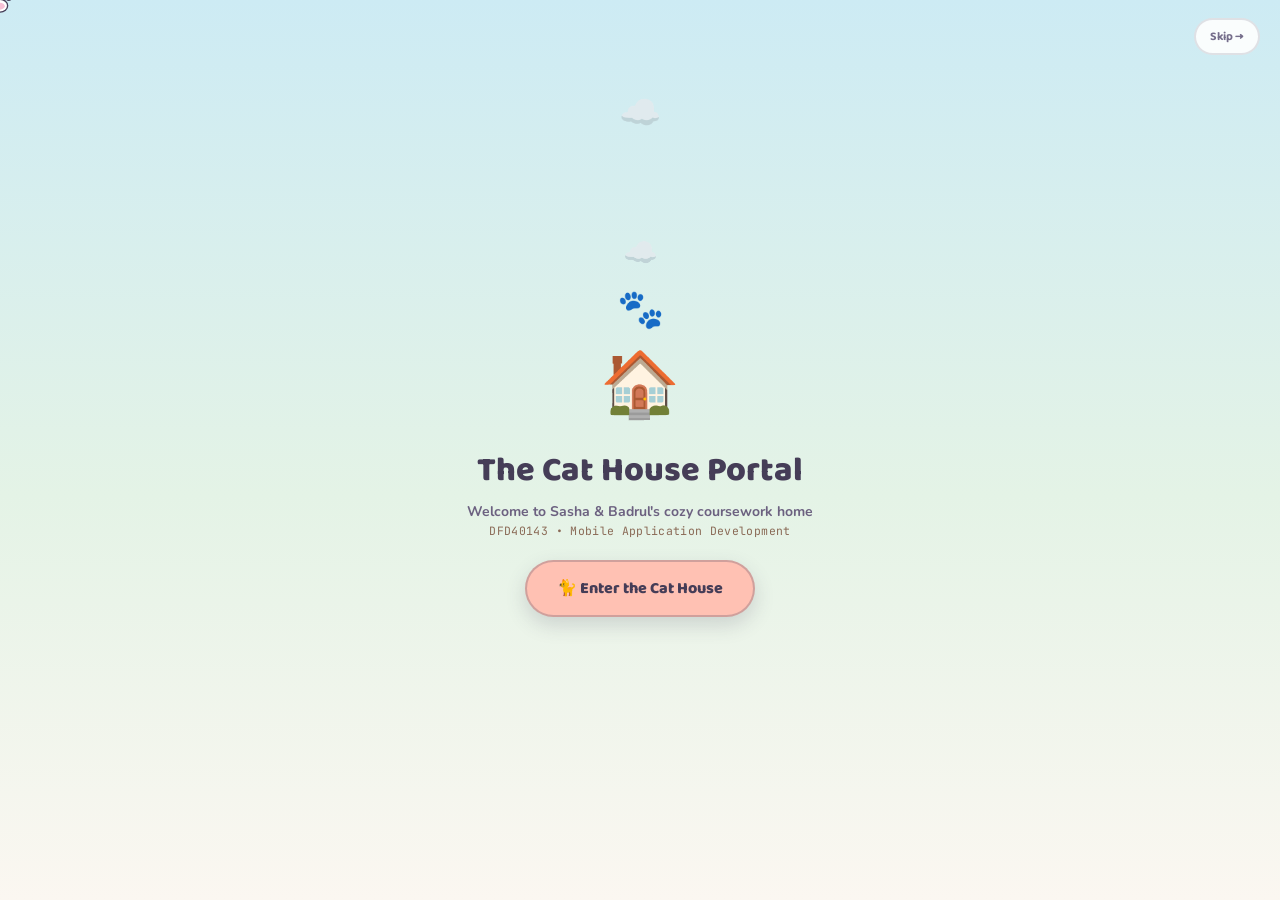
<file: index.html>
<!DOCTYPE html>
<html lang="en">
<head>
<meta charset="UTF-8">
<meta name="viewport" content="width=device-width, initial-scale=1.0">
<title>Home — The Cat House Portal</title>
<link rel="preconnect" href="https://fonts.googleapis.com">
<link href="https://fonts.googleapis.com/css2?family=Baloo+2:wght@600;700;800&family=Nunito:wght@400;600;700;800&family=JetBrains+Mono:wght@500&display=swap" rel="stylesheet">
<link rel="stylesheet" href="shared-core.css">
<style>
  body{
    display:flex; flex-direction:column; min-height:100vh; position:relative; overflow-x:hidden;
    background:linear-gradient(180deg, #CDEBF4 0%, #F0E8DF 45%, #FBF7F1 100%);
  }
  main{ flex:1; padding:30px 24px; display:flex; flex-direction:column; align-items:center; }
  .hero{ text-align:center; max-width:900px; margin:20px auto 30px; }
  .cat-house{ font-size:clamp(70px,16vw,110px); line-height:1; margin-bottom:10px; filter:drop-shadow(0 6px 16px rgba(69,61,87,.15)); }
  .hero h1{ font-family:var(--font-display); font-weight:800; font-size:clamp(28px,6vw,42px); color:var(--ink); margin:0 0 8px; }
  .hero p{ font-family:var(--font-body); font-size:clamp(15px,3vw,18px); color:var(--ink-soft); max-width:600px; margin:0 auto; line-height:1.6; }
  .course-tag{ display:inline-block; font-family:var(--font-mono); font-size:13px; color:var(--cocoa); background:#fff; border:2px solid rgba(69,61,87,.14); border-radius:var(--r-pill); padding:6px 14px; margin:14px 0; }
  .house-grid{ display:grid; grid-template-columns:repeat(auto-fit, minmax(220px,1fr)); gap:20px; width:100%; max-width:800px; margin-top:10px; }
  .room-card{
    background:#fff; border:2px solid rgba(69,61,87,.14); border-radius:var(--r-lg); padding:22px 20px; text-align:center;
    box-shadow:0 6px 18px var(--shadow); transition:transform .25s ease, box-shadow .25s ease; text-decoration:none; color:inherit;
  }
  .room-card:hover{ transform:translateY(-5px); box-shadow:0 12px 28px var(--shadow-strong); }
  .room-card .icon{ font-size:40px; margin-bottom:8px; }
  .room-card h2{ font-family:var(--font-display); font-weight:700; font-size:17px; color:var(--ink); margin:0 0 6px; }
  .room-card p{ font-size:13.5px; color:var(--ink-soft); margin:0; line-height:1.5; }
  .room-card.about{ border-top:6px solid var(--mint); }
  .room-card.jobsheet{ border-top:6px solid var(--sun); }
  .room-card.library{ border-top:6px solid var(--grape); }
  .room-card.dashboard{ border-top:6px solid var(--coral); }
  /* Intro screen clouds */
  .intro-sky-cloud:nth-child(1){ top:10%; animation-delay:0s; }
  .intro-sky-cloud:nth-child(2){ top:26%; animation-delay:-10s; font-size:28px; }
  .intro-sky-cloud:nth-child(3){ top:42%; animation-delay:-20s; font-size:30px; }
</style>
</head>
<body>

<!-- ===================== INTRO SCREEN (only on index.html) ===================== -->
<div id="catIntro">
  <span class="intro-sky-cloud">☁️</span>
  <span class="intro-sky-cloud">☁️</span>
  <span class="intro-sky-cloud">☁️</span>
  <button type="button" class="skip-intro" id="skipIntro">Skip →</button>
  <div class="intro-paw">🐾</div>
  <div class="intro-house">🏠</div>
  <h1 class="intro-title">The Cat House Portal</h1>
  <p class="intro-sub">Welcome to Sasha & Badrul's cozy coursework home</p>
  <p class="intro-course">DFD40143 • Mobile Application Development</p>
  <button type="button" class="enter-btn" id="enterBtn">🐈 Enter the Cat House</button>
</div>

<!-- ===================== PAGE LOADING ORBIT ===================== -->
<div id="pageEnter" class="page-enter">
  <div class="loading-orbit">
    <div class="cat-orbit black"><span>🐈‍⬛</span></div>
    <div class="cat-orbit orange"><span>🐈</span></div>
    <div class="yarn">🧶</div>
  </div>
</div>

<!-- ===================== NAVIGATION ===================== -->
<nav class="site-nav">
  <div class="nav-left">
    <a href="index.html" class="home-btn">🏡 Home</a>
  </div>
  <div class="nav-links">
    <a href="index.html">🏠 Home</a>
    <a href="about.html">ℹ️ About Us</a>
    <a href="dashboard.html">📚 Jobsheet</a>
    <a href="library.html">📖 Library</a>
  </div>
  <div class="nav-right">
    <button type="button" id="soundToggle" class="sound-toggle" title="Toggle meow sound"></button>
    <span id="authNavSlot"></span>
  </div>
</nav>
<main>
  <section class="hero">
    <div class="cat-house">🏠🐈</div>
    <h1>Welcome to The Cat House</h1>
    <p>Your cozy coursework portal for DFD40143 — Mobile Application Development. Explore, track progress, and manage your work — all in one warm place.</p>
    <span class="course-tag">DFD40143 • Session 2025/26</span>
  </section>

  <div class="house-grid">
    <a href="about.html" class="room-card about" data-hover-card>
      <div class="hover-card">Meet Sasha & Badrul</div>
      <div class="icon">🛏️</div>
      <h2>About Us</h2>
      <p>Who lives in the Cat House</p>
    </a>
    <a href="jobsheet.html" class="room-card jobsheet" data-hover-card>
      <div class="hover-card">24 Jobsheets to complete</div>
      <div class="icon">📝</div>
      <h2>Jobsheet</h2>
      <p>Checklist & progress race</p>
    </a>
    <a href="library.html" class="room-card library" data-hover-card>
      <div class="hover-card">Published coursework</div>
      <div class="icon">📚</div>
      <h2>Library</h2>
      <p>View submitted work</p>
    </a>
  </div>
</main>

<footer>
  <div class="stamp"><span class="dot"></span>DFD40143 • Cat House Portal • Sasha & Badrul</div>
</footer>

<script src="shared-core.js"></script>
<script>
// Intro screen logic
(function(){
  const intro = document.getElementById('catIntro');
  const enterBtn = document.getElementById('enterBtn');
  const skipBtn = document.getElementById('skipIntro');
  const hasSeenIntro = sessionStorage.getItem('catIntroSeen');
  const reduceMotion = window.matchMedia && window.matchMedia('(prefers-reduced-motion: reduce)').matches;

  function dismissIntro(){
    intro.classList.add('hide');
    sessionStorage.setItem('catIntroSeen', 'yes');
  }

  if (hasSeenIntro || reduceMotion){
    intro.style.display = 'none';
  } else {
    enterBtn.addEventListener('click', dismissIntro);
    skipBtn.addEventListener('click', dismissIntro);
    // Auto-dismiss after 12s if no click
    setTimeout(dismissIntro, 12000);
  }
})();
</script>
</body>
</html>
</file>
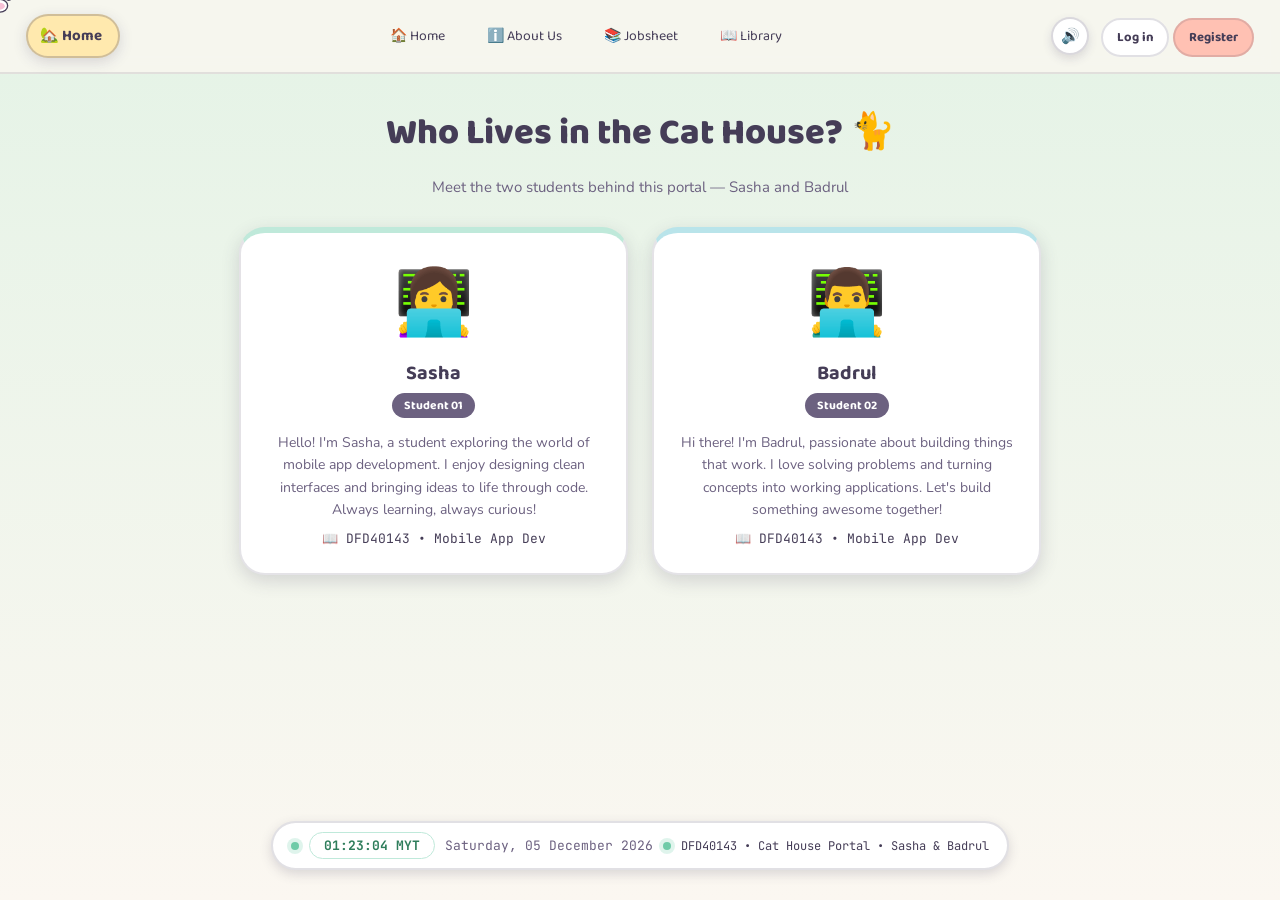
<file: about.html>
<!DOCTYPE html>
<html lang="en">
<head>
<meta charset="UTF-8">
<meta name="viewport" content="width=device-width, initial-scale=1.0">
<title>About Us — The Cat House Portal</title>
<link rel="preconnect" href="https://fonts.googleapis.com">
<link href="https://fonts.googleapis.com/css2?family=Baloo+2:wght@600;700;800&family=Nunito:wght@400;600;700;800&family=JetBrains+Mono:wght@500&display=swap" rel="stylesheet">
<link rel="stylesheet" href="shared-core.css">
<style>
  body{
    display:flex; flex-direction:column; min-height:100vh; position:relative; overflow-x:hidden;
    background:linear-gradient(180deg, #E4F3E6 0%, #FBF7F1 100%);
  }
  main{ flex:1; padding:30px 24px; max-width:850px; margin:0 auto; width:100%; }
  .page-title{ text-align:center; margin-bottom:30px; }
  .page-title h1{ font-family:var(--font-display); font-weight:800; font-size:clamp(26px,5vw,36px); color:var(--ink); margin:0 0 6px; }
  .page-title p{ font-size:15px; color:var(--ink-soft); }
  .profiles{ display:grid; grid-template-columns:repeat(auto-fit, minmax(280px,1fr)); gap:24px; }
  .profile-card{
    background:#fff; border:2px solid rgba(69,61,87,.14); border-radius:var(--r-lg); padding:26px 22px; text-align:center;
    box-shadow:0 6px 18px var(--shadow); transition:transform .25s ease;
  }
  .profile-card:hover{ transform:translateY(-4px); }
  .profile-card.sasha{ border-top:6px solid var(--mint); }
  .profile-card.badrul{ border-top:6px solid var(--sky); }
  .avatar{ font-size:64px; margin-bottom:10px; }
  .profile-card h2{ font-family:var(--font-display); font-weight:700; font-size:20px; color:var(--ink); margin:0 0 4px; }
  .role{ display:inline-block; font-family:var(--font-display); font-weight:700; font-size:12px; color:#fff; background:var(--ink-soft); border-radius:var(--r-pill); padding:3px 12px; margin-bottom:14px; }
  .profile-card p{ font-size:14px; color:var(--ink-soft); line-height:1.6; margin:0; }
  .info-row{ display:flex; align-items:center; justify-content:center; gap:8px; font-size:13px; color:var(--ink); margin-top:8px; font-family:var(--font-mono); }
</style>
</head>
<body>

<div id="pageEnter" class="page-enter">
  <div class="loading-orbit">
    <div class="cat-orbit black"><span>🐈‍⬛</span></div>
    <div class="cat-orbit orange"><span>🐈</span></div>
    <div class="yarn">🧶</div>
  </div>
</div>

<nav class="site-nav">
  <div class="nav-left">
    <a href="index.html" class="home-btn">🏡 Home</a>
  </div>
  <div class="nav-links">
    <a href="index.html">🏠 Home</a>
    <a href="about.html">ℹ️ About Us</a>
    <a href="dashboard.html">📚 Jobsheet</a>
    <a href="library.html">📖 Library</a>
  </div>
  <div class="nav-right">
    <button type="button" id="soundToggle" class="sound-toggle" title="Toggle meow sound"></button>
    <span id="authNavSlot"></span>
  </div>
</nav>

<main>
  <div class="page-title">
    <h1>Who Lives in the Cat House? 🐈</h1>
    <p>Meet the two students behind this portal — Sasha and Badrul</p>
  </div>

  <div class="profiles">
    <div class="profile-card sasha">
      <div class="avatar">👩‍💻</div>
      <h2>Sasha</h2>
      <span class="role">Student 01</span>
      <p>Hello! I'm Sasha, a student exploring the world of mobile app development. I enjoy designing clean interfaces and bringing ideas to life through code. Always learning, always curious!</p>
      <div class="info-row">📖 DFD40143 • Mobile App Dev</div>
    </div>

    <div class="profile-card badrul">
      <div class="avatar">👨‍💻</div>
      <h2>Badrul</h2>
      <span class="role">Student 02</span>
      <p>Hi there! I'm Badrul, passionate about building things that work. I love solving problems and turning concepts into working applications. Let's build something awesome together!</p>
      <div class="info-row">📖 DFD40143 • Mobile App Dev</div>
    </div>
  </div>
</main>

<footer>
  <div class="stamp"><span class="dot"></span>DFD40143 • Cat House Portal • Sasha & Badrul</div>
</footer>

<script src="shared-core.js"></script>
</body>
</html>
</file>
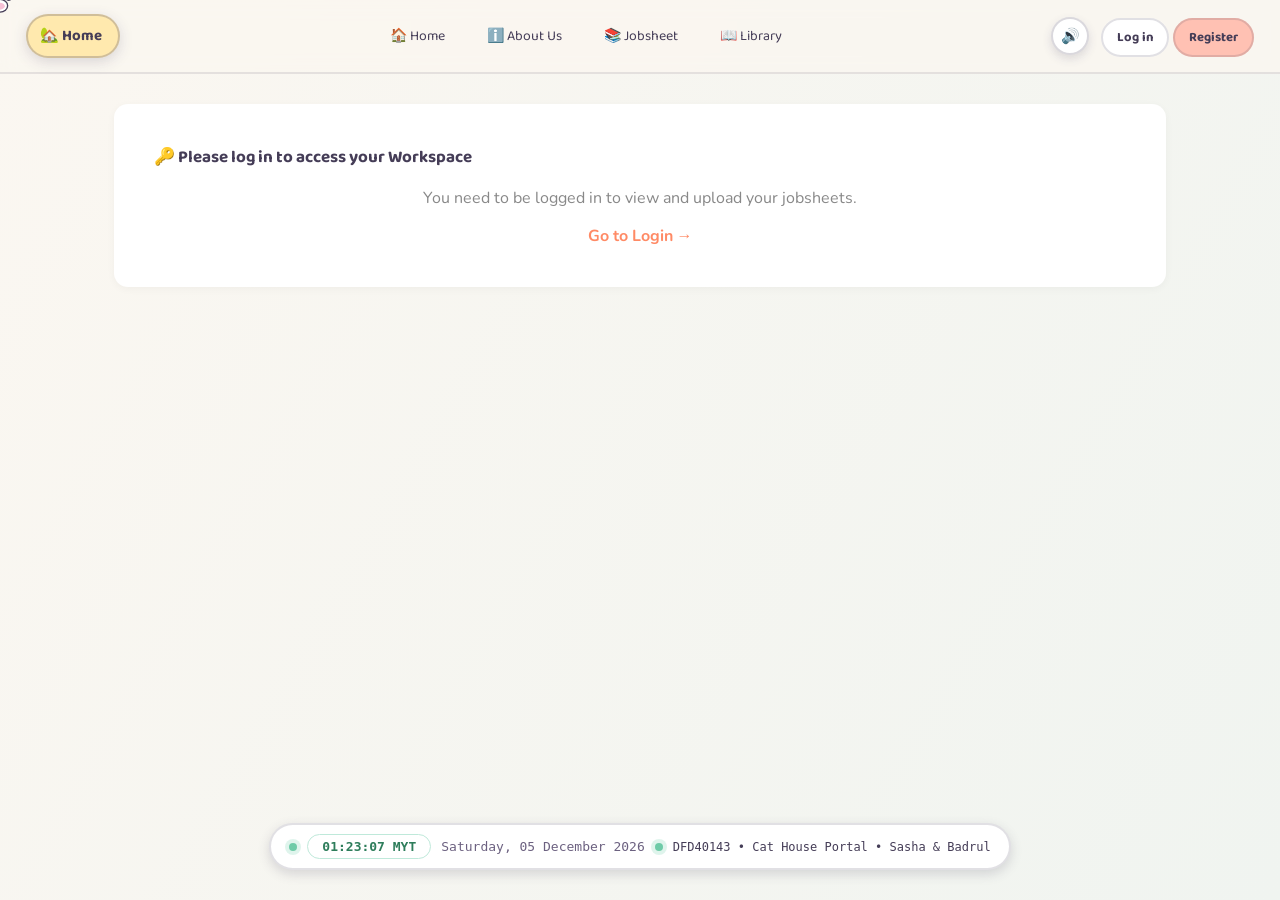
<file: dashboard.html>
<!DOCTYPE html>
<html lang="en">
<head>
<meta charset="UTF-8">
<meta name="viewport" content="width=device-width, initial-scale=1.0">
<title>Student Workspace — Cat House Portal</title>
<link rel="preconnect" href="https://fonts.googleapis.com">
<link href="https://fonts.googleapis.com/css2?family=Baloo+2:wght@600;700;800&family=Nunito:wght@400;600;700;800&display=swap" rel="stylesheet">
<link rel="stylesheet" href="shared-core.css">
<style>
  body{
    display:flex; flex-direction:column; min-height:100vh; position:relative; overflow-x:hidden;
    background:linear-gradient(120deg, #FBF7F1 0%, #F0F4F0 100%);
    font-family:'Nunito',sans-serif;
  }
  main{ flex:1; padding:30px 24px; max-width:1100px; margin:0 auto; width:100%; }

  /* 👋 WELCOME BANNER */
  .welcome-banner{
    background:#fff; border-radius:16px; padding:22px 26px; margin-bottom:24px;
    box-shadow:0 4px 14px rgba(0,0,0,.05);
    display:flex; align-items:center; justify-content:space-between; flex-wrap:wrap; gap:14px;
  }
  .welcome-left h2{
    margin:0 0 6px; font-family:'Baloo 2',cursive; font-size:20px; color:#453D57;
    display:flex; align-items:center; gap:8px;
  }
  .welcome-left p{ margin:0; font-size:14px; color:#6c6180; }
  .role-badge{
    background:#DCCFF2; color:#453D57; padding:8px 18px; border-radius:20px;
    font-weight:700; font-size:14px; display:flex; align-items:center; gap:6px;
  }

  /* 📊 PROGRESS CARDS — 2 Cards */
  .progress-row{
    display:grid; grid-template-columns:repeat(2, 1fr); gap:16px; margin-bottom:32px;
  }
  .progress-card{
    background:#fff; border-radius:16px; padding:22px 24px; box-shadow:0 4px 14px rgba(0,0,0,.05);
  }
  .progress-num{ font-family:'Baloo 2',cursive; font-size:32px; font-weight:800; color:#453D57; line-height:1; }
  .progress-label{ font-size:13px; color:#6c6180; margin-top:6px; }

  /* 🔍 SEARCH & FILTER */
  .controls-bar{
    background:#fff; border-radius:14px; padding:16px 20px; margin-bottom:24px;
    box-shadow:0 2px 8px rgba(0,0,0,.04); display:flex; gap:12px; flex-wrap:wrap;
  }
  .controls-bar input, .controls-bar select{
    padding:8px 14px; border:1px solid #eee; border-radius:10px; font-family:inherit; font-size:14px;
    outline:none; transition:border .2s;
  }
  .controls-bar input:focus, .controls-bar select:focus{ border-color:#FFC1B3; }
  .search-input{ flex:1; min-width:180px; }

  /* 📚 JOBSHEETS GRID */
  .jobsheets-section h3{
    font-family:'Baloo 2',cursive; font-size:18px; color:#453D57; margin:0 0 16px;
    display:flex; align-items:center; gap:8px;
  }
  .jobsheets-grid{
    display:grid; grid-template-columns:repeat(auto-fill, minmax(280px, 1fr)); gap:16px;
  }

  /* 📄 SINGLE JOBSHEET CARD */
  .jobsheet-card{
    background:#fff; border-radius:14px; padding:18px; box-shadow:0 3px 10px rgba(0,0,0,.04);
    transition:transform .2s, box-shadow .2s;
  }
  .jobsheet-card:hover{ transform:translateY(-2px); box-shadow:0 6px 16px rgba(0,0,0,.06); }
  .js-title{ font-family:'Baloo 2',cursive; font-size:16px; font-weight:700; color:#453D57; margin-bottom:10px; }
  .js-row{ font-size:13px; margin-bottom:6px; display:flex; align-items:center; gap:6px; }
  .js-status-dot{ width:10px; height:10px; border-radius:50%; display:inline-block; }
  .dot-none{ background:#ddd; }
  .dot-done{ background:#6FCF97; }
  .dot-pending{ background:#F2C94C; }
  .js-pdf-none{ color:#999; }
  .js-pdf-yes{ color:#2E7D5B; font-weight:600; }
  .js-actions{ margin-top:12px; display:flex; gap:8px; flex-wrap:wrap; }
  .js-btn{
    padding:6px 12px; border-radius:10px; font-size:13px; font-weight:600; cursor:pointer;
    border:none; transition:all .2s; text-decoration:none; display:inline-block; text-align:center;
  }
  .js-btn-upload{ background:#BFE9DA; color:#2E7D5B; }
  .js-btn-upload:hover{ background:#A5E0C8; }
  .js-btn-view{ background:#DCCFF2; color:#453D57; }
  .js-btn-view:hover{ background:#C9B8EE; }
  .js-btn-replace{ background:#FFE9AE; color:#8A6A00; }
  .js-btn-replace:hover{ background:#FFDF8C; }
  .js-input-file{ display:none; }

  /* 🔒 NOT LOGGED IN BOX */
  .empty-box{
    background:#fff; border-radius:14px; padding:40px; text-align:center;
    color:#888; box-shadow:0 2px 8px rgba(0,0,0,.04);
  }
  .empty-box a{ color:#FF8A65; font-weight:700; text-decoration:none; }

  /* 📋 ADMIN TABLE */
  .section{ margin-bottom:32px; }
  .section h3{
    font-family:'Baloo 2',cursive; font-size:17px; color:#453D57; margin:0 0 14px;
    display:flex; align-items:center; gap:8px;
  }
  .submissions-table{
    width:100%; border-collapse:collapse; background:#fff; border-radius:14px;
    overflow:hidden; box-shadow:0 2px 8px rgba(0,0,0,.04);
  }
  .submissions-table th, .submissions-table td{
    padding:12px 16px; text-align:left; font-size:14px; border-bottom:1px solid #f0f0f0;
  }
  .submissions-table th{
    background:#F8F8F8; font-weight:700; color:#453D57; font-size:13px;
  }
  .status-none{ color:#999; }
  .status-done{ color:#2E7D5B; font-weight:700; }
  .admin-delete-btn{
    background:#FFD4D4; border:none; border-radius:14px; padding:4px 10px;
    cursor:pointer; font-size:12px; font-weight:700; color:#922C2C;
    transition:all 0.2s ease;
  }
  .admin-delete-btn:hover{ background:#FFBFBF; transform:scale(1.05); }

  /* 📱 RESPONSIVE */
  @media(max-width:700px){
    .progress-row{ grid-template-columns:1fr; }
    .jobsheets-grid{ grid-template-columns:1fr; }
    .submissions-table th:nth-child(4), .submissions-table td:nth-child(4),
    .submissions-table th:nth-child(5), .submissions-table td:nth-child(5),
    .submissions-table th:nth-child(6), .submissions-table td:nth-child(6){ display:none; }
  }
  .hidden{ display:none !important; }
</style>
</head>
<body>

<div id="pageEnter" class="page-enter">
  <div class="loading-orbit">
    <div class="cat-orbit black"><span>🐈‍⬛</span></div>
    <div class="cat-orbit orange"><span>🐈</span></div>
    <div class="yarn">🧶</div>
  </div>
</div>

<nav class="site-nav">
  <div class="nav-left">
    <a href="index.html" class="home-btn">🏡 Home</a>
  </div>
  <div class="nav-links">
    <a href="index.html">🏠 Home</a>
    <a href="about.html">ℹ️ About Us</a>
    <a href="dashboard.html">📚 Jobsheet</a>
    <a href="library.html">📖 Library</a>
  </div>
  <div class="nav-right">
    <button type="button" id="soundToggle" class="sound-toggle" title="Toggle meow sound"></button>
    <span id="authNavSlot"></span>
  </div>
</nav>

<main>
  <!-- NOT LOGGED IN -->
  <div id="loginRequired" class="section">
    <div class="empty-box">
      <h3>🔑 Please log in to access your Workspace</h3>
      <p>You need to be logged in to view and upload your jobsheets.</p>
      <a href="login.html">Go to Login →</a>
    </div>
  </div>

  <!-- 🧑‍🎓 STUDENT WORKSPACE — COMBINED DASHBOARD + JOBSHEETS ✅ -->
  <div id="studentView" class="hidden">
    <!-- WELCOME BANNER -->
    <div class="welcome-banner">
      <div class="welcome-left">
        <h2>🐾 Welcome back, <span id="studentName"></span>!</h2>
        <p>Manage your jobsheets and upload your PDF submissions here.</p>
      </div>
      <div class="role-badge">🎓 Student</div>
    </div>

    <!-- 📊 PROGRESS CARDS -->
    <div class="progress-row">
      <div class="progress-card">
        <div class="progress-num" id="checkedCount">0/24</div>
        <div class="progress-label">Checked Jobsheets</div>
      </div>
      <div class="progress-card">
        <div class="progress-num" id="filesCount">0/24</div>
        <div class="progress-label">Jobsheets with PDF</div>
      </div>
    </div>

    <!-- 🔍 SEARCH & FILTER -->
    <div class="controls-bar">
      <input type="text" id="searchInput" class="search-input" placeholder="🔍 Search jobsheets...">
      <select id="filterSelect">
        <option value="all">All Status</option>
        <option value="done">✅ Completed</option>
        <option value="pending">⏳ In Progress</option>
        <option value="none">⭕ Not Started</option>
      </select>
    </div>

    <!-- 📚 JOBSHEETS GRID -->
    <div class="jobsheets-section">
      <h3>📚 MY JOBSHEETS</h3>
      <div id="jobsheetsGrid" class="jobsheets-grid"></div>
    </div>
  </div>

  <!-- 👑 ADMIN DASHBOARD — SEPARATE & UNCHANGED ✅ -->
  <div id="adminView" class="hidden">
    <div class="welcome-banner">
      <div class="welcome-left">
        <h2>🐾 Welcome, Mohd Shukri Bin Muhamad Husin!</h2>
        <p>Approve new members and publish jobsheets to the Library.</p>
      </div>
      <div class="role-badge">👑 Admin</div>
    </div>

    <!-- PENDING REQUESTS -->
    <div class="section">
      <h3>📋 Pending Registration Requests</h3>
      <div id="pendingArea" class="empty-box">🐾 No pending requests right now.</div>
    </div>

    <!-- ALL STUDENT SUBMISSIONS TABLE -->
    <div class="section">
      <h3>📚 All Student Submissions</h3>
      <table class="submissions-table">
        <thead>
          <tr>
            <th>Student</th>
            <th>Jobsheet</th>
            <th>Due Date</th>
            <th>Files</th>
            <th>Library</th>
            <th style="text-align:center;">Action</th>
          </tr>
        </thead>
        <tbody id="submissionsBody"></tbody>
      </table>
    </div>
  </div>
</main>

<footer>
  <div class="stamp"><span class="dot"></span>DFD40143 • Cat House Portal • Sasha & Badrul</div>
</footer>

<script src="shared-core.js"></script>
<script>
(function(){
  const currentUser = CatData.getSession();
  const users = CatData.getUsers();

  // NOT LOGGED IN
  if(!currentUser || !users[currentUser]){
    document.getElementById('loginRequired').classList.remove('hidden');
    return;
  }

  const userData = users[currentUser];
  document.getElementById('loginRequired').classList.add('hidden');

  // ==============================================
  // 🧑‍🎓 STUDENT WORKSPACE — COMBINED PAGE ✅
  // ==============================================
  if(userData.role !== 'admin'){
    document.getElementById('studentView').classList.remove('hidden');
    document.getElementById('studentName').textContent = userData.name;

    // Load student data
    const subs = CatData.getSubs(currentUser);
    const status = CatData.getStatus(currentUser);

    // Calculate progress — DYNAMIC from localStorage ✅
    let checkedCount = 0, fileCount = 0;
    for(let i=0; i<CatData.TOTAL_JOBS; i++){
      if(status[i]) checkedCount++;
      if(subs[i] && subs[i].pdf) fileCount++;
    }
    document.getElementById('checkedCount').textContent = `${checkedCount}/24`;
    document.getElementById('filesCount').textContent = `${fileCount}/24`;

    // Render all 24 jobsheets
    renderJobsheets();

    // Search & Filter
    document.getElementById('searchInput').addEventListener('input', renderJobsheets);
    document.getElementById('filterSelect').addEventListener('change', renderJobsheets);

    function renderJobsheets(){
      const grid = document.getElementById('jobsheetsGrid');
      const search = document.getElementById('searchInput').value.toLowerCase().trim();
      const filter = document.getElementById('filterSelect').value;
      grid.innerHTML = '';

      for(let i=0; i<CatData.TOTAL_JOBS; i++){
        const num = i + 1;
        const hasPdf = subs[i] && subs[i].pdf;
        const isDone = status[i];
        const fileName = hasPdf ? subs[i].pdf.name : null;
        const dueDate = hasPdf ? (subs[i].dueDate || '—') : null;

        // Status logic
        let statusText, statusClass, dotClass;
        if(isDone){
          statusText = '✅ Completed'; statusClass = 'done'; dotClass = 'dot-done';
        } else if(hasPdf){
          statusText = '⏳ In Progress'; statusClass = 'pending'; dotClass = 'dot-pending';
        } else {
          statusText = '⭕ Not Started'; statusClass = 'none'; dotClass = 'dot-none';
        }

        // Search filter
        if(search && !`jobsheet ${num}`.includes(search)) continue;
        // Status filter
        if(filter !== 'all' && filter !== statusClass) continue;

        // Build card
        const card = document.createElement('div');
        card.className = 'jobsheet-card';
        card.innerHTML = `
          <div class="js-title">Jobsheet ${num}</div>
          <div class="js-row"><span class="js-status-dot ${dotClass}"></span> Status: ${statusText}</div>
          <div class="js-row ${hasPdf?'js-pdf-yes':'js-pdf-none'}">📄 PDF: ${hasPdf?fileName:'No PDF uploaded'}</div>
          ${dueDate?`<div class="js-row" style="color:#777;">📅 Uploaded: ${dueDate}</div>`:''}
          <div class="js-actions">
            <label class="js-btn js-btn-upload" for="file-${i}">
              ${hasPdf?'📤 Replace PDF':'📤 Upload PDF'}
            </label>
            ${hasPdf?`<a href="${subs[i].pdf.data}" download="${fileName}" class="js-btn js-btn-view">📂 View</a>`:''}
            <input type="file" accept=".pdf" id="file-${i}" class="js-input-file" data-job="${i}">
          </div>
        `;
        grid.appendChild(card);
      }

      // Attach upload handlers — REUSE existing PDF logic ✅
      grid.querySelectorAll('.js-input-file').forEach(input => {
        input.addEventListener('change', e => {
          const file = e.target.files[0];
          if(!file) return;
          const jobIdx = parseInt(e.target.dataset.job);
          const reader = new FileReader();
          reader.onload = ev => {
            subs[jobIdx] = {
              pdf: { name: file.name, data: ev.target.result, size: file.size },
              dueDate: new Date().toLocaleString()
            };
            CatData.saveSubs(currentUser, subs);
            // Auto-refresh to update counts & cards
            setTimeout(()=>location.reload(), 600);
          };
          reader.readAsDataURL(file);
        });
      });
    }
    return;
  }

  // ==============================================
  // 👑 ADMIN DASHBOARD — FULLY SEPARATE ✅
  // ==============================================
  document.getElementById('adminView').classList.remove('hidden');

  // Pending requests
  const pending = CatData.getPending();
  const pendingArea = document.getElementById('pendingArea');
  if(pending && pending.length > 0){
    pendingArea.innerHTML = '';
    pending.forEach((req, idx) => {
      const div = document.createElement('div');
      div.style = 'padding:12px; background:#FFF8E1; border-radius:10px; margin-bottom:8px; display:flex; justify-content:space-between; align-items:center;';
      div.innerHTML = `
        <div><strong>${req.fullname || req.name}</strong> — @${req.username}</div>
        <div>
          <button data-approve="${idx}" style="background:#BFE9DA; border:none; padding:6px 12px; border-radius:20px; cursor:pointer; font-weight:700; margin-right:6px;">✅ Approve</button>
          <button data-reject="${idx}" style="background:#FFD4D4; border:none; padding:6px 12px; border-radius:20px; cursor:pointer; font-weight:700;">❌ Reject</button>
        </div>
      `;
      pendingArea.appendChild(div);
    });
    pendingArea.querySelectorAll('[data-approve]').forEach(btn=>{
      btn.onclick = () => {
        const p = CatData.getPending();
        const u = CatData.getUsers();
        u[p[btn.dataset.approve].username] = { password:p[btn.dataset.approve].password, role:'student', name:p[btn.dataset.approve].fullname };
        CatData.saveUsers(u); CatData.savePending(p.filter((_,i)=>i!=btn.dataset.approve)); location.reload();
      };
    });
    pendingArea.querySelectorAll('[data-reject]').forEach(btn=>{
      btn.onclick = () => {
        CatData.savePending(CatData.getPending().filter((_,i)=>i!=btn.dataset.reject)); location.reload();
      };
    });
  }

  renderAdminTable();

  function renderAdminTable(){
    const tbody = document.getElementById('submissionsBody');
    tbody.innerHTML = '';
    ['sasha','badrul'].forEach(username => {
      const sData = users[username];
      const subs = CatData.getSubs(username);
      const status = CatData.getStatus(username);
      for(let i=0; i<CatData.TOTAL_JOBS; i++){
        const hasFile = subs[i] && subs[i].pdf;
        if(i===0 || hasFile){
          const row = document.createElement('tr');
          row.innerHTML = `
            <td><strong>${sData.name}</strong>${i===0?'':' <span style="color:#999;">·</span>'}</td>
            <td>Jobsheet ${i+1}</td>
            <td>${hasFile ? (subs[i].dueDate || '—') : '<span class="status-none">—</span>'}</td>
            <td>${hasFile ? '✅ PDF' : '<span class="status-none">None</span>'}</td>
            <td>${status[i] ? '<span class="status-done">✅ Published</span>' : '<span class="status-none">Pending</span>'}</td>
            <td style="text-align:center;">${hasFile ? `<button class="admin-delete-btn" data-user="${username}" data-job="${i}">🗑️ Delete</button>` : ''}</td>
          `;
          tbody.appendChild(row);
        }
      }
    });
    if(tbody.children.length===0) tbody.innerHTML = `<tr><td colspan="6" style="text-align:center; color:#999; padding:20px;">🐾 No submissions from any student yet.</td></tr>`;
    attachDeleteHandlers();
  }

  function attachDeleteHandlers(){
    document.querySelectorAll('.admin-delete-btn').forEach(btn=>{
      btn.onclick = () => {
        const u = btn.dataset.user, j = parseInt(btn.dataset.job);
        const subs = CatData.getSubs(u);
        const fn = subs[j]?.pdf?.name || 'this file';
        if(confirm(`🗑️ Delete ${users[u].name} — Jobsheet ${j+1}\nFile: ${fn}`)){
          subs[j] = { pdf:null, dueDate:null };
          CatData.saveSubs(u, subs);
          renderAdminTable();
        }
      };
    });
  }
})();
</script>
</body>
</html>
</file>
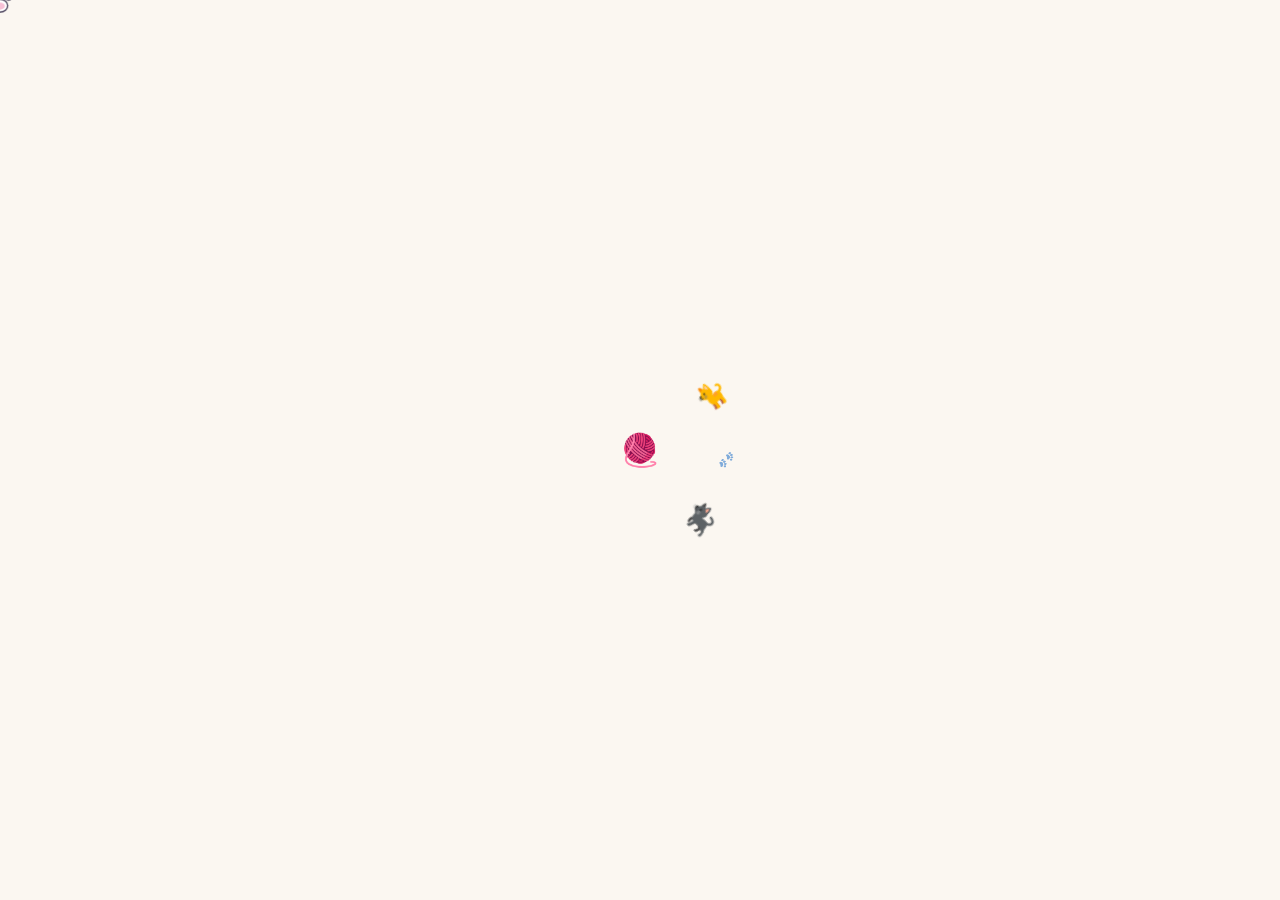
<file: jobsheet.html>
<!DOCTYPE html>
<html lang="en">
<head>
<meta charset="UTF-8">
<meta name="viewport" content="width=device-width, initial-scale=1.0">
<title>Jobsheet — Cat House Portal</title>
<meta http-equiv="refresh" content="0; url=dashboard.html">
<link rel="stylesheet" href="shared-core.css">
<style>
body{ display:flex; align-items:center; justify-content:center; min-height:100vh; background:linear-gradient(120deg, #FBF7F1 0%, #F0F4F0 100%); font-family:'Nunito',sans-serif; text-align:center; }
a{ color:#FF8A65; font-weight:700; text-decoration:none; font-size:18px; }
</style>
</head>
<body>
<div>
  <h2>🐾 Redirecting to Student Workspace...</h2>
  <p>If not redirected automatically, <a href="dashboard.html">click here →</a></p>
</div>
</body>
</html>
</file>
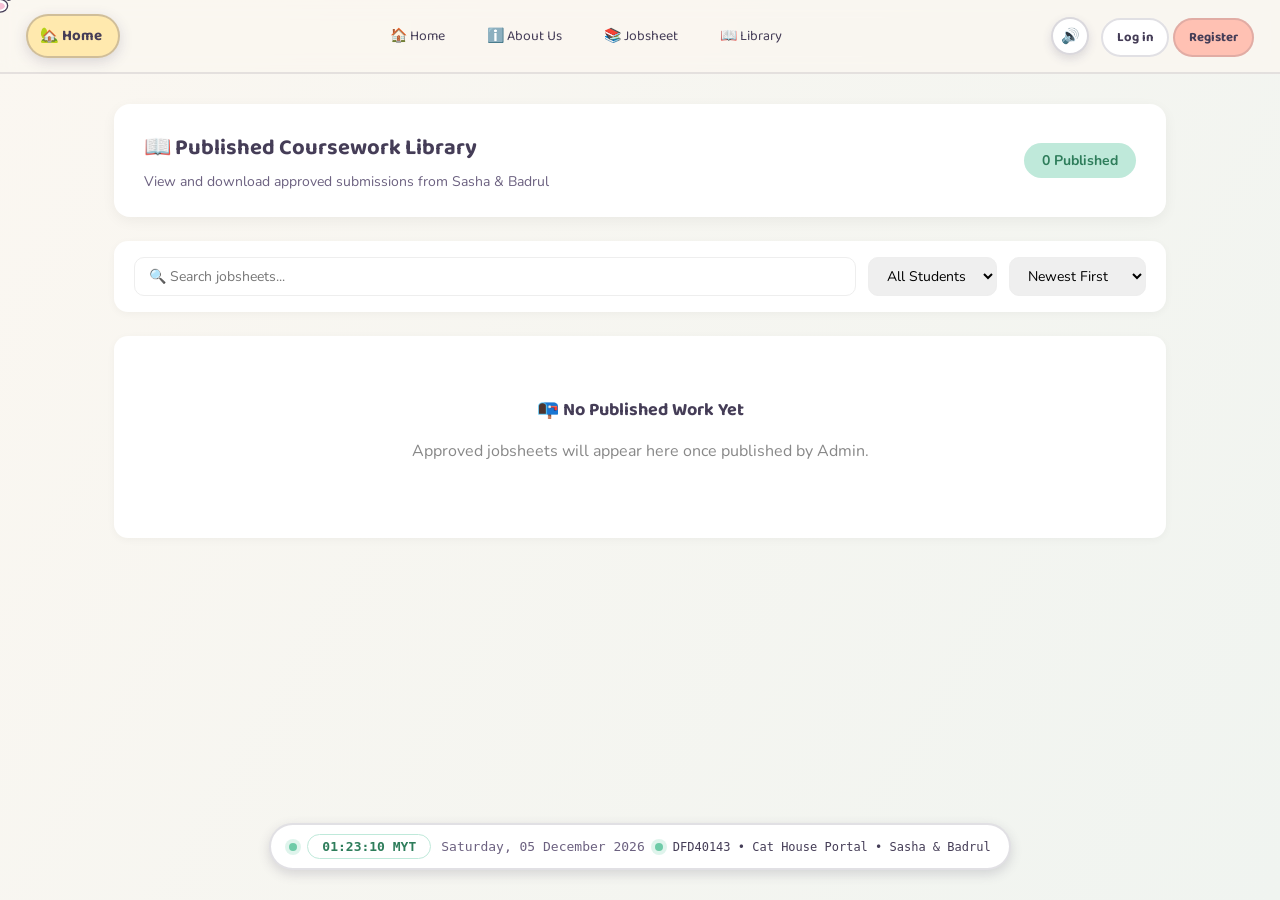
<file: library.html>
<!DOCTYPE html>
<html lang="en">
<head>
<meta charset="UTF-8">
<meta name="viewport" content="width=device-width, initial-scale=1.0">
<title>Library — Published Coursework</title>
<link rel="preconnect" href="https://fonts.googleapis.com">
<link href="https://fonts.googleapis.com/css2?family=Baloo+2:wght@600;700;800&family=Nunito:wght@400;600;700;800&display=swap" rel="stylesheet">
<link rel="stylesheet" href="shared-core.css">
<style>
  body{
    display:flex; flex-direction:column; min-height:100vh; position:relative; overflow-x:hidden;
    background:linear-gradient(120deg, #FBF7F1 0%, #F0F4F0 100%);
    font-family:'Nunito',sans-serif;
  }
  main{ flex:1; padding:30px 24px; max-width:1100px; margin:0 auto; width:100%; }

  /* 📚 PAGE HEADER */
  .page-header{
    background:#fff; border-radius:16px; padding:26px 30px; margin-bottom:24px;
    box-shadow:0 4px 14px rgba(0,0,0,.05);
    display:flex; align-items:center; justify-content:space-between; flex-wrap:wrap; gap:16px;
  }
  .header-left h2{
    margin:0 0 6px; font-family:'Baloo 2',cursive; font-size:22px; color:#453D57;
    display:flex; align-items:center; gap:10px;
  }
  .header-left p{ margin:0; font-size:14px; color:#6c6180; }
  .published-badge{
    background:#BFE9DA; color:#2E7D5B; padding:8px 18px; border-radius:20px;
    font-weight:700; font-size:14px; display:flex; align-items:center; gap:6px;
  }

  /* 🔍 FILTER BAR */
  .filter-bar{
    background:#fff; border-radius:14px; padding:16px 20px; margin-bottom:24px;
    box-shadow:0 2px 8px rgba(0,0,0,.04);
    display:flex; gap:12px; flex-wrap:wrap;
  }
  .filter-bar select{
    padding:8px 14px; border:1px solid #eee; border-radius:10px;
    font-family:inherit; font-size:14px; outline:none; transition:border .2s;
  }
  .filter-bar select:focus{ border-color:#FFC1B3; }
  .search-input{
    flex:1; min-width:180px; padding:8px 14px; border:1px solid #eee;
    border-radius:10px; font-family:inherit; font-size:14px; outline:none;
  }
  .search-input:focus{ border-color:#FFC1B3; }

  /* 📄 ENTRIES GRID */
  .entries-grid{
    display:grid; grid-template-columns:repeat(auto-fill, minmax(300px, 1fr)); gap:16px;
  }
  .entry-card{
    background:#fff; border-radius:14px; padding:20px; box-shadow:0 3px 10px rgba(0,0,0,.04);
    transition:transform .2s, box-shadow .2s;
  }
  .entry-card:hover{ transform:translateY(-2px); box-shadow:0 6px 16px rgba(0,0,0,.06); }
  .card-header{ display:flex; align-items:center; justify-content:space-between; margin-bottom:12px; }
  .card-title{ font-family:'Baloo 2',cursive; font-size:16px; font-weight:700; color:#453D57; }
  .card-student{ font-size:13px; color:#6c6180; margin-bottom:8px; }
  .card-meta{ font-size:12px; color:#888; margin-bottom:14px; display:flex; gap:12px; flex-wrap:wrap; }
  .card-actions{ display:flex; gap:8px; flex-wrap:wrap; }
  .btn{
    padding:7px 14px; border-radius:10px; font-size:13px; font-weight:600;
    text-decoration:none; display:inline-flex; align-items:center; gap:6px;
    border:none; cursor:pointer; transition:all .2s;
  }
  .btn-view{ background:#DCCFF2; color:#453D57; }
  .btn-view:hover{ background:#C9B8EE; }
  .btn-download{ background:#BFE9DA; color:#2E7D5B; }
  .btn-download:hover{ background:#A5E0C8; }
  .btn-unpublish{ background:#FFD4D4; color:#922C2C; }
  .btn-unpublish:hover{ background:#FFBFBF; }

  /* 📭 EMPTY STATE */
  .empty-box{
    background:#fff; border-radius:14px; padding:60px 30px; text-align:center;
    color:#888; box-shadow:0 2px 8px rgba(0,0,0,.04);
  }
  .empty-box h3{ font-family:'Baloo 2',cursive; font-size:18px; color:#453D57; margin:0 0 10px; }

  /* 📱 RESPONSIVE */
  @media(max-width:700px){
    .entries-grid{ grid-template-columns:1fr; }
  }
  .hidden{ display:none !important; }
</style>
</head>
<body>

<div id="pageEnter" class="page-enter">
  <div class="loading-orbit">
    <div class="cat-orbit black"><span>🐈‍⬛</span></div>
    <div class="cat-orbit orange"><span>🐈</span></div>
    <div class="yarn">🧶</div>
  </div>
</div>

<nav class="site-nav">
  <div class="nav-left">
    <a href="index.html" class="home-btn">🏡 Home</a>
  </div>
  <div class="nav-links">
    <a href="index.html">🏠 Home</a>
    <a href="about.html">ℹ️ About Us</a>
    <a href="dashboard.html">📚 Jobsheet</a>
    <a href="library.html" class="active">📖 Library</a>
  </div>
  <div class="nav-right">
    <button type="button" id="soundToggle" class="sound-toggle" title="Toggle meow sound"></button>
    <span id="authNavSlot"></span>
  </div>
</nav>

<main>
  <!-- 📚 PAGE HEADER -->
  <div class="page-header">
    <div class="header-left">
      <h2>📖 Published Coursework Library</h2>
      <p>View and download approved submissions from Sasha & Badrul</p>
    </div>
    <div class="published-badge" id="pubCount">0 Published</div>
  </div>

  <!-- 🔍 FILTER & SEARCH -->
  <div class="filter-bar">
    <input type="text" id="searchInput" class="search-input" placeholder="🔍 Search jobsheets...">
    <select id="studentFilter">
      <option value="all">All Students</option>
      <option value="sasha">Sasha</option>
      <option value="badrul">Badrul</option>
    </select>
    <select id="sortBy">
      <option value="newest">Newest First</option>
      <option value="oldest">Oldest First</option>
      <option value="jobsheet">By Jobsheet #</option>
    </select>
  </div>

  <!-- 📄 PUBLISHED ENTRIES -->
  <div id="entriesContainer"></div>
</main>

<footer>
  <div class="stamp"><span class="dot"></span>DFD40143 • Cat House Portal • Sasha & Badrul</div>
</footer>

<script src="shared-core.js"></script>
<script>
(function(){
  // Get current user (for Admin controls)
  const currentUser = CatData.getSession();
  const users = CatData.getUsers();
  const isAdmin = currentUser && users[currentUser] && users[currentUser].role === 'admin';

  // Render all published entries
  renderLibrary();

  // Search & Filter handlers
  document.getElementById('searchInput').addEventListener('input', renderLibrary);
  document.getElementById('studentFilter').addEventListener('change', renderLibrary);
  document.getElementById('sortBy').addEventListener('change', renderLibrary);

  function renderLibrary(){
    const container = document.getElementById('entriesContainer');
    let entries = CatData.getLibrary(); // ✅ Uses EXISTING shared-core.js function!

    // Update published count
    document.getElementById('pubCount').textContent = `${entries.length} Published`;

    // Get filters
    const search = document.getElementById('searchInput').value.toLowerCase().trim();
    const studentFilter = document.getElementById('studentFilter').value;
    const sortBy = document.getElementById('sortBy').value;

    // Apply filters
    entries = entries.filter(entry => {
      // Search filter
      if(search && !`jobsheet ${entry.jobsheetNum} ${entry.studentName}`.toLowerCase().includes(search)){
        return false;
      }
      // Student filter
      if(studentFilter !== 'all' && entry.studentId !== studentFilter){
        return false;
      }
      return true;
    });

    // Sort
    entries.sort((a, b) => {
      if(sortBy === 'newest') return new Date(b.publishedAt) - new Date(a.publishedAt);
      if(sortBy === 'oldest') return new Date(a.publishedAt) - new Date(b.publishedAt);
      if(sortBy === 'jobsheet') return a.jobsheetNum - b.jobsheetNum;
      return 0;
    });

    // Render
    if(entries.length === 0){
      container.innerHTML = `
        <div class="empty-box">
          <h3>📭 No Published Work Yet</h3>
          <p>Approved jobsheets will appear here once published by Admin.</p>
        </div>
      `;
      return;
    }

    // Build grid
    container.innerHTML = '<div class="entries-grid" id="entriesGrid"></div>';
    const grid = document.getElementById('entriesGrid');

    entries.forEach((entry, idx) => {
      const card = document.createElement('div');
      card.className = 'entry-card';
      card.innerHTML = `
        <div class="card-header">
          <div class="card-title">Jobsheet ${entry.jobsheetNum}</div>
          <span style="font-size:11px; background:#BFE9DA; color:#2E7D5B; padding:2px 8px; border-radius:10px; font-weight:700;">✅ Published</span>
        </div>
        <div class="card-student">👤 ${entry.studentName}</div>
        <div class="card-meta">
          📅 Uploaded: ${entry.uploadedDate || '—'}
          <br>
          📄 File: ${entry.fileName || 'Submitted PDF'}
        </div>
        <div class="card-actions">
          <a href="${entry.pdfData}" target="_blank" class="btn btn-view">📂 View PDF</a>
          <a href="${entry.pdfData}" download="${entry.fileName || `Jobsheet${entry.jobsheetNum}.pdf`}" class="btn btn-download">⬇️ Download</a>
          ${isAdmin ? `<button class="btn btn-unpublish" data-idx="${idx}">❌ Unpublish</button>` : ''}
        </div>
      `;
      grid.appendChild(card);
    });

    // Admin Unpublish handlers
    if(isAdmin){
      grid.querySelectorAll('.btn-unpublish').forEach(btn => {
        btn.addEventListener('click', () => {
          const idx = parseInt(btn.dataset.idx);
          if(confirm('❌ Unpublish this jobsheet?\nIt will be removed from the Public Library.')){
            const all = CatData.getLibrary();
            all.splice(idx, 1);
            CatData.saveLibrary(all);
            renderLibrary();
          }
        });
      });
    }
  }
})();
</script>
</body>
</html>
</file>
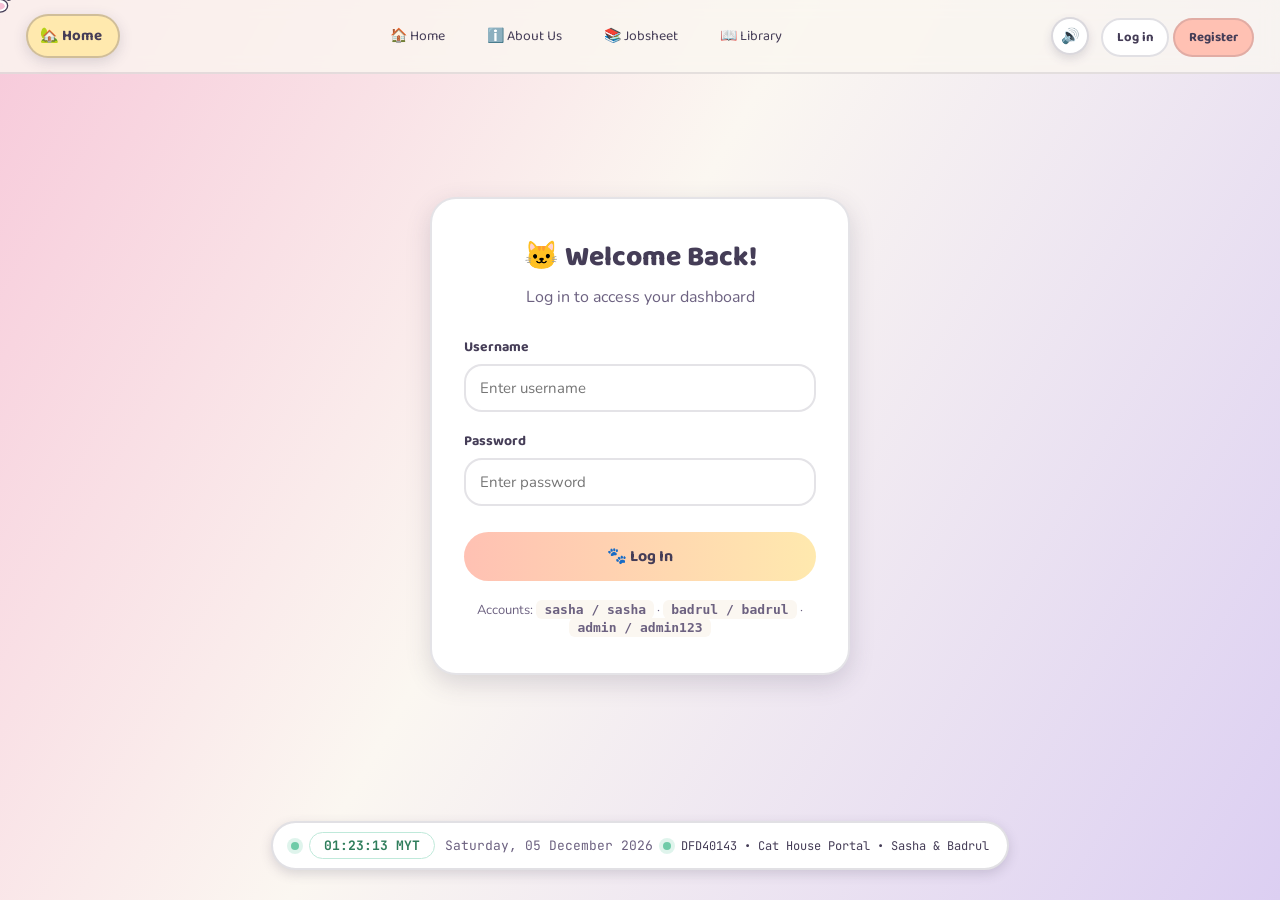
<file: login.html>
<!DOCTYPE html>
<html lang="en">
<head>
<meta charset="UTF-8">
<meta name="viewport" content="width=device-width, initial-scale=1.0">
<title>Log In — Cat House Portal</title>
<link rel="preconnect" href="https://fonts.googleapis.com">
<link href="https://fonts.googleapis.com/css2?family=Baloo+2:wght@600;700;800&family=Nunito:wght@400;600;700;800&family=JetBrains+Mono:wght@500&display=swap" rel="stylesheet">
<link rel="stylesheet" href="shared-core.css">
<style>
  body{
    display:flex; flex-direction:column; min-height:100vh; position:relative; overflow-x:hidden;
    background:linear-gradient(120deg, #F7C9DA 0%, #FBF7F1 45%, #DCCFF2 100%);
  }
  main{ flex:1; display:flex; align-items:center; justify-content:center; padding:30px 24px; }
  .login-card{
    background:#fff; border:2px solid rgba(69,61,87,.14); border-radius:var(--r-lg);
    padding:36px 32px; width:100%; max-width:420px;
    box-shadow:0 8px 24px var(--shadow);
  }
  .login-card h1{ text-align:center; font-family:var(--font-display); font-weight:800; font-size:28px; margin:0 0 6px; color:var(--ink); }
  .login-card p{ text-align:center; color:var(--ink-soft); margin:0 0 28px; }
  .form-group{ margin-bottom:18px; }
  label{ display:block; font-family:var(--font-display); font-weight:700; font-size:14px; margin-bottom:6px; color:var(--ink); }
  input{
    width:100%; padding:12px 14px; border:2px solid rgba(69,61,87,.14);
    border-radius:var(--r-md); font-size:15px; font-family:var(--font-body);
    transition:border-color .2s ease; box-sizing:border-box;
  }
  input:focus{ outline:none; border-color:var(--coral); }
  .btn-login{
    width:100%; padding:12px; border:none; border-radius:var(--r-pill);
    background:linear-gradient(90deg, var(--coral), var(--sun));
    color:var(--ink); font-family:var(--font-display); font-weight:700;
    font-size:16px; cursor:pointer; margin-top:8px;
    transition:transform .2s ease;
  }
  .btn-login:hover{ transform:translateY(-2px); }
  .hint{ margin-top:20px; text-align:center; font-size:13px; color:var(--ink-soft); }
  .hint code{ background:var(--cream); padding:2px 8px; border-radius:6px; font-weight:700; }
  .error{ color:#B44B3F; text-align:center; margin-top:12px; font-weight:600; display:none; }
</style>
</head>
<body>
<div id="pageEnter" class="page-enter">
  <div class="loading-orbit">
    <div class="cat-orbit black"><span>🐈‍⬛</span></div>
    <div class="cat-orbit orange"><span>🐈</span></div>
    <div class="yarn">🧶</div>
  </div>
</div>
<nav class="site-nav">
  <div class="nav-left">
    <a href="index.html" class="home-btn">🏡 Home</a>
  </div>
  <div class="nav-links">
    <a href="index.html">🏠 Home</a>
    <a href="about.html">ℹ️ About Us</a>
    <a href="dashboard.html">📚 Jobsheet</a>
    <a href="library.html">📖 Library</a>
  </div>
  <div class="nav-right">
    <button type="button" id="soundToggle" class="sound-toggle" title="Toggle meow sound"></button>
    <span id="authNavSlot"></span>
  </div>
</nav>
<main>
  <div class="login-card">
    <h1>🐱 Welcome Back!</h1>
    <p>Log in to access your dashboard</p>
    <form id="loginForm">
      <div class="form-group">
        <label for="username">Username</label>
        <input type="text" id="username" placeholder="Enter username" required autocomplete="username">
      </div>
      <div class="form-group">
        <label for="password">Password</label>
        <input type="password" id="password" placeholder="Enter password" required autocomplete="current-password">
      </div>
      <button type="submit" class="btn-login">🐾 Log In</button>
      <div id="errorMsg" class="error">❌ Invalid username or password!</div>
    </form>
    <div class="hint">
      Accounts: <code>sasha / sasha</code> · <code>badrul / badrul</code> · <code>admin / admin123</code>
    </div>
  </div>
</main>
<footer>
  <div class="stamp"><span class="dot"></span>DFD40143 • Cat House Portal • Sasha & Badrul</div>
</footer>
<script src="shared-core.js"></script>
<script>
document.addEventListener('DOMContentLoaded', function(){
  const form = document.getElementById('loginForm');
  form.addEventListener('submit', function(e){
    e.preventDefault();
    const uname = document.getElementById('username').value.trim().toLowerCase();
    const pwd = document.getElementById('password').value.trim();
    const users = CatData.getUsers();

    if(users[uname] && users[uname].password === pwd){
      // ✅ Uses YOUR original method: setSession()
      CatData.setSession(uname);
      window.location.href = 'dashboard.html';
    }else{
      document.getElementById('errorMsg').style.display = 'block';
      setTimeout(()=> document.getElementById('errorMsg').style.display = 'none', 3000);
    }
  });
});
</script>
</body>
</html>
</file>
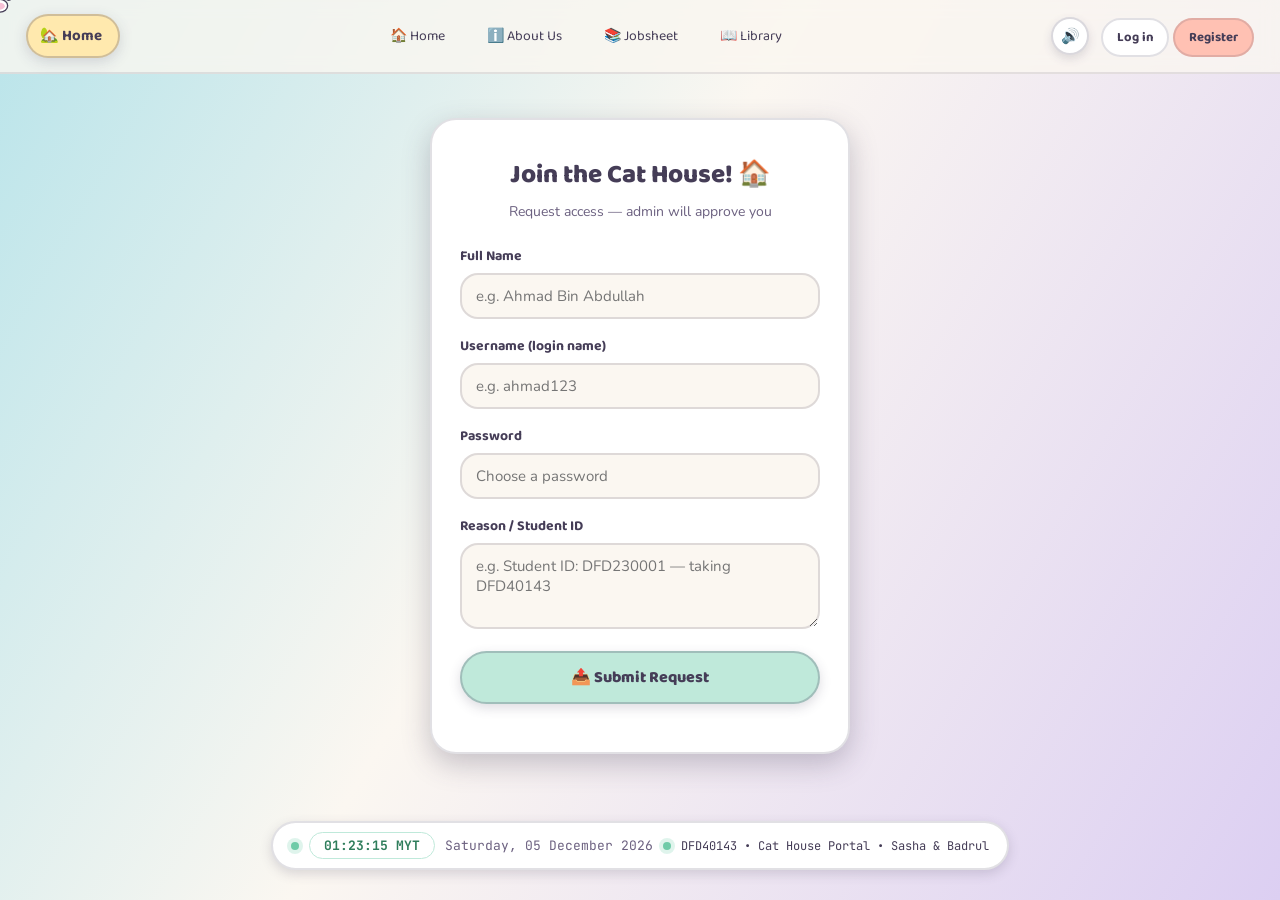
<file: register.html>
<!DOCTYPE html>
<html lang="en">
<head>
<meta charset="UTF-8">
<meta name="viewport" content="width=device-width, initial-scale=1.0">
<title>Register — Cat House Portal</title>
<link rel="preconnect" href="https://fonts.googleapis.com">
<link href="https://fonts.googleapis.com/css2?family=Baloo+2:wght@600;700;800&family=Nunito:wght@400;600;700;800&family=JetBrains+Mono:wght@500&display=swap" rel="stylesheet">
<link rel="stylesheet" href="shared-core.css">
<style>
  body{
    display:flex; flex-direction:column; min-height:100vh; position:relative; overflow-x:hidden;
    background:linear-gradient(120deg, #B9E4EA 0%, #FBF7F1 45%, #DCCFF2 100%);
  }
  main{ flex:1; display:flex; align-items:center; justify-content:center; padding:40px 24px; }
  .reg-card{
    background:#fff; border:2px solid rgba(69,61,87,.16); border-radius:var(--r-lg); padding:34px 28px; width:100%; max-width:420px;
    box-shadow:0 10px 28px var(--shadow-strong); text-align:center;
  }
  .reg-card h1{ font-family:var(--font-display); font-weight:800; font-size:26px; color:var(--ink); margin:0 0 6px; }
  .reg-card p{ font-size:14px; color:var(--ink-soft); margin:0 0 24px; }
  .form-group{ text-align:left; margin-bottom:16px; }
  .form-group label{ display:block; font-family:var(--font-display); font-weight:700; font-size:14px; color:var(--ink); margin-bottom:6px; }
  .form-group input, .form-group textarea{
    width:100%; padding:11px 14px; font:inherit; font-size:15px; border:2px solid rgba(69,61,87,.16); border-radius:var(--r-md);
    background:var(--cream); transition:border-color .2s ease;
  }
  .form-group input:focus, .form-group textarea:focus{ outline:none; border-color:var(--mint); }
  .btn{
    width:100%; font-family:var(--font-display); font-weight:800; font-size:16px; padding:12px; border:2px solid rgba(69,61,87,.25);
    border-radius:var(--r-pill); cursor:pointer; transition:transform .2s ease, box-shadow .2s ease;
  }
  .btn-primary{ background:var(--mint); color:var(--ink); box-shadow:0 4px 12px var(--shadow); }
  .btn-primary:hover{ transform:translateY(-2px); box-shadow:0 8px 18px var(--shadow-strong); }
  .status-msg{ margin-top:14px; font-weight:700; font-size:14px; }
  .success{ color:#4A9F6E; }
</style>
</head>
<body>

<div id="pageEnter" class="page-enter">
  <div class="loading-orbit">
    <div class="cat-orbit black"><span>🐈‍⬛</span></div>
    <div class="cat-orbit orange"><span>🐈</span></div>
    <div class="yarn">🧶</div>
  </div>
</div>

<nav class="site-nav">
  <div class="nav-left">
    <a href="index.html" class="home-btn">🏡 Home</a>
  </div>
  <div class="nav-links">
    <a href="index.html">🏠 Home</a>
    <a href="about.html">ℹ️ About Us</a>
    <a href="dashboard.html">📚 Jobsheet</a>
    <a href="library.html">📖 Library</a>
  </div>
  <div class="nav-right">
    <button type="button" id="soundToggle" class="sound-toggle" title="Toggle meow sound"></button>
    <span id="authNavSlot"></span>
  </div>
</nav>

<main>
  <div class="reg-card">
    <h1>Join the Cat House! 🏠</h1>
    <p>Request access — admin will approve you</p>
    <form id="regForm">
      <div class="form-group">
        <label for="fullname">Full Name</label>
        <input type="text" id="fullname" required placeholder="e.g. Ahmad Bin Abdullah">
      </div>
      <div class="form-group">
        <label for="username">Username (login name)</label>
        <input type="text" id="username" required placeholder="e.g. ahmad123">
      </div>
      <div class="form-group">
        <label for="password">Password</label>
        <input type="password" id="password" required placeholder="Choose a password">
      </div>
      <div class="form-group">
        <label for="reason">Reason / Student ID</label>
        <textarea id="reason" rows="3" required placeholder="e.g. Student ID: DFD230001 — taking DFD40143"></textarea>
      </div>
      <button type="submit" class="btn btn-primary">📤 Submit Request</button>
      <div class="status-msg" id="statusMsg"></div>
    </form>
  </div>
</main>

<footer>
  <div class="stamp"><span class="dot"></span>DFD40143 • Cat House Portal • Sasha & Badrul</div>
</footer>

<script src="shared-core.js"></script>
<script>
document.getElementById('regForm').addEventListener('submit', e=>{
  e.preventDefault();
  const fullname = document.getElementById('fullname').value.trim();
  const username = document.getElementById('username').value.trim().toLowerCase();
  const password = document.getElementById('password').value;
  const reason = document.getElementById('reason').value.trim();
  const msg = document.getElementById('statusMsg');
  const users = CatData.getUsers();

  if(users[username]){
    msg.textContent = '⚠️ Username already exists!';
    msg.className = 'status-msg';
    return;
  }

  const pending = CatData.getPending();
  pending.push({ username, password, fullname, reason, time:new Date().toLocaleString() });
  CatData.savePending(pending);

  msg.textContent = '✅ Request submitted! Wait for admin approval.';
  msg.className = 'status-msg success';
  e.target.reset();
});
</script>
</body>
</html>
</file>
<file: shared-core.css>
/* ===================================================================
   Cat House Portal — Shared Core Stylesheet
   =================================================================== */
:root{
  --cream:#FBF7F1;
  --ink:#453D57;
  --ink-soft:#6c6180;
  --coral:#FFC1B3;
  --sun:#FFE9AE;
  --mint:#BFE9DA;
  --sky:#B9E4EA;
  --grape:#DCCFF2;
  --leaf:#AEE3B8;
  --pink:#F7C9DA;
  --cocoa:#8A6A56;
  --brick:#E2907B;
  --roof:#8A5A4E;
  --shadow: rgba(69,61,87,.18);
  --shadow-strong: rgba(69,61,87,.28);
  --r-sm:12px;
  --r-md:18px;
  --r-lg:26px;
  --r-pill:999px;
  --font-display:'Baloo 2', sans-serif;
  --font-body:'Nunito', sans-serif;
  --font-mono:'JetBrains Mono', monospace;
}
*{ box-sizing:border-box; }
html,body{ margin:0; min-height:100%; color:var(--ink); font-family:var(--font-body); }
* { cursor: none !important; }
#cat-cursor {
  position:fixed; top:0; left:0; width:32px; height:32px;
  background-image: url("data:image/svg+xml,<svg xmlns='http://www.w3.org/2000/svg' viewBox='0 0 64 72'><g fill='%23453D57'><ellipse cx='32' cy='49' rx='19' ry='16'/><ellipse cx='13' cy='26' rx='10' ry='12'/><ellipse cx='25' cy='13' rx='10' ry='12'/><ellipse cx='40' cy='13' rx='10' ry='12'/><ellipse cx='52' cy='26' rx='10' ry='12'/></g><g fill='%23ffffff'><ellipse cx='32' cy='49' rx='16' ry='13'/><ellipse cx='13' cy='26' rx='7.5' ry='9.5'/><ellipse cx='25' cy='14' rx='7.5' ry='9.5'/><ellipse cx='40' cy='14' rx='7.5' ry='9.5'/><ellipse cx='52' cy='26' rx='7.5' ry='9.5'/></g><g fill='%23F7C1D6'><ellipse cx='32' cy='50' rx='11' ry='8'/><ellipse cx='13' cy='27' rx='5' ry='6.5'/><ellipse cx='25' cy='15' rx='5' ry='6.5'/><ellipse cx='40' cy='15' rx='5' ry='6.5'/><ellipse cx='52' cy='27' rx='5' ry='6.5'/></g></svg>");
  background-size:contain; background-repeat:no-repeat; background-position:center;
  pointer-events:none; z-index:9999; transform:translate(-50%,-50%);
  animation:pawWiggle 0.6s ease-in-out infinite;
}
#cat-cursor.hovering{ animation:none; transform:translate(-50%,-50%) scale(1.3); }
#cat-cursor.pressed{ animation:none; transform:translate(-50%,-50%) scale(0.85); }
@keyframes pawWiggle {
  0%,100%{ transform:translate(-50%,-50%) rotate(0deg) scale(1); }
  50%{ transform:translate(-50%,-50%) rotate(-12deg) scale(1.08); }
}
@media (prefers-reduced-motion: reduce){
  #cat-cursor{ animation:none !important; }
}
.site-nav{
  position:sticky; top:0; left:0; right:0; z-index:20; display:flex; align-items:center; justify-content:space-between;
  padding:14px 26px; background:rgba(251,247,241,.8); backdrop-filter:blur(8px); border-bottom:2px solid rgba(69,61,87,.12);
  gap:12px; flex-wrap:wrap;
}
.nav-left{ display:flex; align-items:center; gap:10px; flex-wrap:wrap; }
.home-btn{
  display:inline-flex; align-items:center; gap:8px; text-decoration:none; color:var(--ink);
  font-family:var(--font-display); font-weight:700; font-size:15px;
  background:var(--sun); border:2px solid rgba(69,61,87,.25); border-radius:var(--r-pill); padding:8px 16px 8px 12px;
  box-shadow:0 4px 14px var(--shadow); transition:transform .2s ease, box-shadow .2s ease;
}
.home-btn:hover{ transform:translateY(-3px) rotate(-4deg); box-shadow:0 8px 20px var(--shadow-strong); }
.room-badge{
  display:inline-flex; align-items:center; gap:6px; font-family:var(--font-display); font-weight:700; font-size:11.5px;
  color:var(--cocoa); background:#fff; border:2px solid rgba(69,61,87,.14); border-radius:var(--r-pill);
  padding:5px 12px; white-space:nowrap;
}
.nav-links{ display:flex; gap:8px; font-family:var(--font-display); font-size:14px; }
.nav-links a{ color:var(--ink); text-decoration:none; padding:8px 15px; border-radius:var(--r-pill); border:2px solid transparent; transition:border-color .2s ease, transform .2s ease, background .2s ease; }
.nav-links a:hover{ background:#fff; border-color:rgba(69,61,87,.2); transform:translateY(-2px); }
.nav-links a[aria-current="page"]{ background:var(--mint); border-color:rgba(69,61,87,.2); }
.nav-right{ display:flex; align-items:center; gap:12px; flex-wrap:wrap; }
.auth-hi{ font-family:var(--font-display); font-weight:700; font-size:13px; color:var(--ink-soft); }
.auth-link{
  font-family:var(--font-display); font-weight:700; font-size:13px; text-decoration:none; color:var(--ink);
  background:#fff; border:2px solid rgba(69,61,87,.16); border-radius:var(--r-pill); padding:7px 14px; cursor:pointer;
  transition:transform .2s ease, background .2s ease;
}
.auth-link:hover{ transform:translateY(-2px); }
.auth-link-primary{ background:var(--coral); }
.sound-toggle{
  background:#fff; border:2px solid rgba(69,61,87,.2); border-radius:var(--r-pill); width:38px; height:38px;
  display:flex; align-items:center; justify-content:center; cursor:pointer; font-size:15px;
  box-shadow:0 4px 10px rgba(69,61,87,.16); transition:transform .2s ease; flex-shrink:0;
}
.sound-toggle:hover{ transform:scale(1.12) rotate(-8deg); }
.sound-toggle:active{ transform:scale(.92); }
footer{ padding:24px 24px 30px; display:flex; justify-content:center; position:relative; z-index:2; }
.stamp{ font-family:var(--font-mono); font-size:12px; color:var(--ink); display:flex; align-items:center; gap:10px; background:#fff; border:2px solid rgba(69,61,87,.16); border-radius:var(--r-pill); padding:9px 18px; box-shadow:0 4px 12px var(--shadow); }
.stamp .dot{ width:8px; height:8px; border-radius:50%; background:#6FCBA8; box-shadow:0 0 0 4px rgba(111,203,168,.22); animation:blink 1.8s ease-in-out infinite; }
@keyframes blink{ 0%,100%{opacity:1;} 50%{opacity:.35;} }
@media (max-width:600px){
  .site-nav{ padding:10px 14px; }
  .nav-links a{ padding:7px 11px; font-size:12px; }
  .room-badge{ font-size:10.5px; padding:4px 9px; }
}
.scratch-mark{ position:fixed; pointer-events:none; z-index:9999; font-size:20px; animation:scratchFade .9s ease forwards; transform:rotate(var(--rot)); }
@keyframes scratchFade{ 0%{ opacity:.9; } 100%{ opacity:0; transform:rotate(var(--rot)) translateY(-10px) scale(1.3); } }
#roamKitten{
  position:fixed; bottom:10px; left:-60px; font-size:26px; z-index:35; pointer-events:none;
  filter:drop-shadow(0 4px 6px rgba(69,61,87,.25)); user-select:none;
}
#roamKitten.walking{ animation:kittenWalk 9s linear forwards; }
@keyframes kittenWalk{
  0%{ left:-60px; transform:scaleX(1); }
  48%{ left:calc(100vw + 60px); transform:scaleX(1); }
  50%{ left:calc(100vw + 60px); transform:scaleX(-1); }
  98%{ left:-60px; transform:scaleX(-1); }
  100%{ left:-60px; transform:scaleX(-1); }
}
.page-enter{
  position:fixed; inset:0; z-index:999; background:var(--cream);
  display:flex; align-items:center; justify-content:center;
  animation:pageEnterFade 1.5s ease forwards; pointer-events:none;
}
@keyframes pageEnterFade{ 0%{ opacity:1; } 78%{ opacity:1; } 100%{ opacity:0; visibility:hidden; } }
.loading-orbit{ position:relative; width:170px; height:170px; }
.loading-orbit .yarn{ position:absolute; left:50%; top:50%; transform:translate(-50%,-50%); font-size:32px; z-index:2; }
.loading-orbit .cat-orbit{ position:absolute; left:50%; top:50%; width:0; height:0; }
.loading-orbit .cat-orbit.black{ animation:orbitSpin 1.15s linear infinite; }
.loading-orbit .cat-orbit.orange{ animation:orbitSpin 1.4s linear infinite reverse; }
.loading-orbit .cat-orbit span{ position:absolute; left:74px; top:-15px; font-size:26px; display:inline-block; }
@keyframes orbitSpin{ from{ transform:rotate(0deg);} to{ transform:rotate(360deg);} }
.paw-ring{ position:absolute; left:50%; top:50%; width:0; height:0; }
.paw-ring span{ position:absolute; font-size:14px; opacity:0; animation:pawAppear 1.5s ease forwards infinite; }
@keyframes pawAppear{ 0%,92%{ opacity:0; } 4%,88%{ opacity:.55; } 100%{ opacity:0; } }
.hover-card-wrap{ position:relative; display:inline-block; }
.hover-card{
  position:absolute; bottom:calc(100% + 10px); left:50%; transform:translateX(-50%) translateY(6px);
  background:#fff; border:2px solid rgba(69,61,87,.18); border-radius:var(--r-md); padding:9px 14px;
  font-family:var(--font-display); font-weight:700; font-size:12.5px; color:var(--ink); white-space:nowrap;
  box-shadow:0 10px 22px var(--shadow-strong); opacity:0; pointer-events:none; transition:opacity .2s ease, transform .2s ease;
  z-index:15;
}
[data-hover-card]:hover .hover-card{ opacity:1; transform:translateX(-50%) translateY(0); }
#catIntro{
  position:fixed; inset:0; z-index:2000; overflow:hidden;
  display:flex; align-items:center; justify-content:center; flex-direction:column; text-align:center;
  background:linear-gradient(180deg, #CDEBF4 0%, #E4F3E6 55%, #FBF7F1 100%);
  transition:opacity .6s ease, visibility .6s ease;
}
#catIntro.hide{ opacity:0; visibility:hidden; pointer-events:none; }
.intro-sky-cloud{ position:absolute; opacity:.8; font-size:34px; animation:introDrift 30s linear infinite; }
@keyframes introDrift{ from{ transform:translateX(-15vw);} to{ transform:translateX(115vw);} }
.intro-paw{ font-size:38px; opacity:0; animation:introPawIn .6s ease forwards .1s; margin-bottom:6px; }
.intro-house{
  font-size:64px; opacity:0; transform:translateY(14px) scale(.9);
  animation:introHouseIn .7s cubic-bezier(.2,1.2,.4,1) forwards .5s;
}
@keyframes introPawIn{ to{ opacity:1; } }
@keyframes introHouseIn{ to{ opacity:1; transform:translateY(0) scale(1); } }
.intro-title{
  font-family:var(--font-display); font-weight:800; font-size:clamp(22px,5vw,34px); color:var(--ink); margin:14px 0 4px;
  opacity:0; transform:translateY(10px); animation:introTextIn .6s ease forwards 1s;
}
.intro-sub{
  font-family:var(--font-body); font-weight:700; font-size:14px; color:var(--ink-soft); margin:0 0 2px;
  opacity:0; transform:translateY(10px); animation:introTextIn .6s ease forwards 1.3s;
}
.intro-course{
  font-family:var(--font-mono); font-size:11.5px; color:var(--cocoa); margin:0 0 22px; letter-spacing:.03em;
  opacity:0; transform:translateY(10px); animation:introTextIn .6s ease forwards 1.55s;
}
@keyframes introTextIn{ to{ opacity:1; transform:translateY(0); } }
.enter-btn{
  opacity:0; transform:translateY(10px); animation:introTextIn .6s ease forwards 1.85s;
  display:inline-flex; align-items:center; gap:8px; font-family:var(--font-display); font-weight:800; font-size:16px;
  color:var(--ink); background:var(--coral); border:2px solid rgba(69,61,87,.25); border-radius:var(--r-pill);
  padding:14px 30px; box-shadow:0 8px 20px var(--shadow); cursor:pointer; text-decoration:none;
  transition:transform .2s ease, box-shadow .2s ease;
}
.enter-btn:hover{ transform:translateY(-3px); box-shadow:0 12px 26px var(--shadow-strong); }
.skip-intro{
  position:absolute; top:18px; right:20px; font-family:var(--font-display); font-weight:700; font-size:12px; color:var(--ink-soft);
  background:#fff; border:2px solid rgba(69,61,87,.16); border-radius:var(--r-pill); padding:7px 14px; cursor:pointer;
  opacity:.9;
}
.skip-intro:hover{ opacity:1; }
@media (prefers-reduced-motion: reduce){
  #roamKitten, .page-enter, .loading-orbit .cat-orbit, .paw-ring span,
  .intro-sky-cloud, .intro-paw, .intro-house, .intro-title, .intro-sub, .intro-course, .enter-btn{
    animation:none !important; opacity:1 !important; transform:none !important;
  }
}
/* ==============================================
   🐈 ROAMING KITTEN — WALKS FORWARD, NOT BACKWARD
   ============================================== */
#roamKitten {
  position: fixed;
  bottom: 20px;
  font-size: 28px;
  z-index: 1;
  pointer-events: none;
  transition: transform 0.3s ease;
}

#roamKitten.walking {
  animation: walkAcross 18s linear forwards;
}

@keyframes walkAcross {
  0% { left: -50px; }
  100% { left: calc(100vw + 50px); }
}

/* ✅ scaleX ensures cat ALWAYS faces the direction it's moving */
#roamKitten { transform: scaleX(1); }  /* Facing right */
#roamKitten[style*="scaleX(-1)"] { transform: scaleX(-1); }  /* Facing left */
</file>
